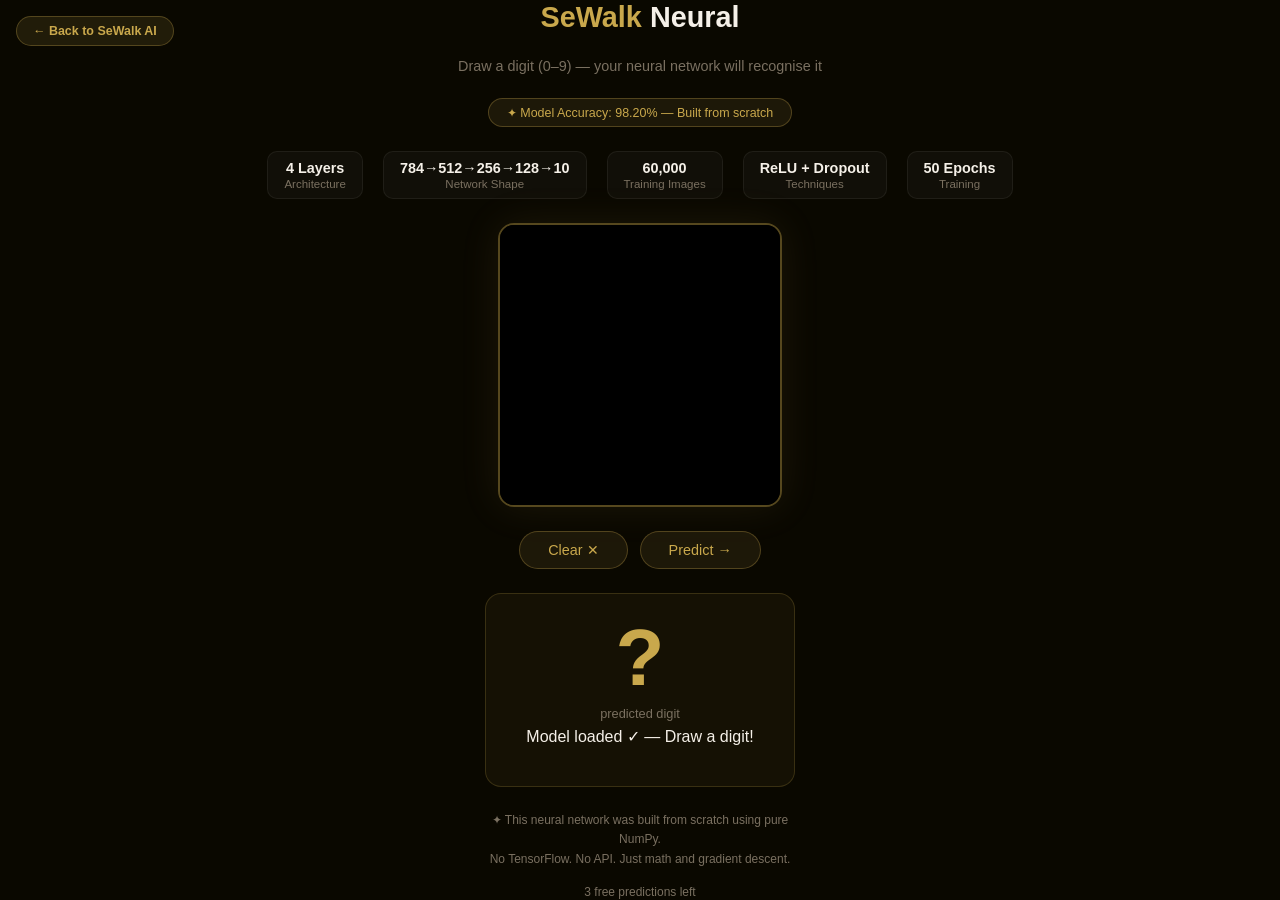
<file: public/neural.html>
<!DOCTYPE html>
<html lang="en">
<head>
<meta charset="UTF-8"/>
<title>SeWalk Neural — Draw a Digit</title>
<style>
  * { margin: 0; padding: 0; box-sizing: border-box; }
  body {
    background: #0a0800;
    color: #f5f0e8;
    font-family: 'Segoe UI', sans-serif;
    display: flex;
    flex-direction: column;
    align-items: center;
    justify-content: center;
    min-height: 100vh;
    gap: 24px;
  }
  h1 { color: #c9a84c; font-size: 1.8rem; }
  h1 span { color: #f5f0e8; }
  .subtitle { color: #7a7060; font-size: 0.9rem; }
  .accuracy-badge {
    background: rgba(201,168,76,0.1);
    border: 1px solid rgba(201,168,76,0.3);
    border-radius: 99px;
    padding: 6px 18px;
    font-size: 0.78rem;
    color: #c9a84c;
  }
  .canvas-wrap {
    border: 2px solid rgba(201,168,76,0.4);
    border-radius: 16px;
    overflow: hidden;
    box-shadow: 0 0 40px rgba(201,168,76,0.1);
  }
  canvas { display: block; cursor: crosshair; }
  .controls { display: flex; gap: 12px; }
  button {
    padding: 10px 28px;
    border-radius: 99px;
    border: 1px solid rgba(201,168,76,0.3);
    background: rgba(201,168,76,0.1);
    color: #c9a84c;
    font-size: 0.9rem;
    cursor: pointer;
    transition: all 0.2s;
  }
  button:hover { background: rgba(201,168,76,0.2); }
  .result-box {
    background: rgba(201,168,76,0.06);
    border: 1px solid rgba(201,168,76,0.2);
    border-radius: 16px;
    padding: 24px 40px;
    text-align: center;
    min-width: 300px;
  }
  .result-digit {
    font-size: 5rem;
    font-weight: 800;
    color: #c9a84c;
    line-height: 1;
  }
  .result-label { color: #7a7060; font-size: 0.8rem; margin-top: 8px; }
  .confidence { color: #f5f0e8; font-size: 1rem; margin-top: 6px; }
  .bars { margin-top: 16px; display: flex; flex-direction: column; gap: 5px; }
  .bar-row { display: flex; align-items: center; gap: 8px; font-size: 0.75rem; }
  .bar-label { width: 16px; color: #7a7060; text-align: right; }
  .bar-bg { flex: 1; height: 6px; background: rgba(255,255,255,0.06); border-radius: 99px; overflow: hidden; }
  .bar-fill { height: 100%; background: #c9a84c; border-radius: 99px; transition: width 0.3s; }
  .bar-fill.top { background: #e8c96a; }
  .bar-pct { width: 36px; color: #7a7060; font-size: 0.7rem; }
  .note {
    color: #7a7060; font-size: 0.75rem;
    text-align: center; max-width: 340px; line-height: 1.6;
  }
  .stats {
    display: flex; gap: 20px; flex-wrap: wrap; justify-content: center;
  }
  .stat-chip {
    background: rgba(255,255,255,0.03);
    border: 1px solid rgba(255,255,255,0.06);
    border-radius: 10px; padding: 8px 16px;
    font-size: 0.72rem; color: #7a7060; text-align: center;
  }
  .stat-chip strong { display: block; color: #f5f0e8; font-size: 0.9rem; margin-bottom: 2px; }
  .loading {
    color: #c9a84c; font-size: 0.85rem;
    display: flex; align-items: center; gap: 8px;
  }
  .loading-dot {
    width: 6px; height: 6px; border-radius: 50%;
    background: #c9a84c; animation: pulse 1s infinite;
  }
  @keyframes pulse { 0%,100% { opacity: 1; } 50% { opacity: 0.2; } }
</style>
</head>
<body>

<a href="index.html" style="position:fixed;top:16px;left:16px;display:inline-flex;align-items:center;gap:6px;padding:7px 16px;border-radius:99px;background:rgba(201,168,76,0.12);border:1px solid rgba(201,168,76,0.3);color:#c9a84c;font-size:0.78rem;font-weight:600;text-decoration:none;font-family:'Segoe UI',sans-serif;transition:all 0.2s;z-index:100;" onmouseover="this.style.background='rgba(201,168,76,0.22)'" onmouseout="this.style.background='rgba(201,168,76,0.12)'">← Back to SeWalk AI</a>

<h1>SeWalk <span>Neural</span></h1>
<p class="subtitle">Draw a digit (0–9) — your neural network will recognise it</p>
<div class="accuracy-badge">✦ Model Accuracy: 98.20% — Built from scratch</div>

<div class="stats">
  <div class="stat-chip"><strong>4 Layers</strong>Architecture</div>
  <div class="stat-chip"><strong>784→512→256→128→10</strong>Network Shape</div>
  <div class="stat-chip"><strong>60,000</strong>Training Images</div>
  <div class="stat-chip"><strong>ReLU + Dropout</strong>Techniques</div>
  <div class="stat-chip"><strong>50 Epochs</strong>Training</div>
</div>

<div class="canvas-wrap">
  <canvas id="canvas" width="280" height="280"></canvas>
</div>

<div class="controls">
  <button onclick="clearCanvas()">Clear ✕</button>
  <button onclick="predict()">Predict →</button>
</div>

<div class="result-box">
  <div class="result-digit" id="resultDigit">?</div>
  <div class="result-label">predicted digit</div>
  <div class="confidence" id="resultConf">
    <span class="loading"><span class="loading-dot"></span>Loading model...</span>
  </div>
  <div class="bars" id="bars"></div>
</div>

<p class="note">
  ✦ This neural network was built from scratch using pure NumPy.<br/>
  No TensorFlow. No API. Just math and gradient descent.
</p>

<div id="neuralRunsLeft" style="font-size:0.75rem;color:#7a7060;margin-top:-8px;">3 free predictions left</div>

<!-- Guest Wall Overlay -->
<div id="neuralGuestWall" style="display:none;position:fixed;inset:0;background:rgba(10,8,0,0.92);backdrop-filter:blur(8px);z-index:999;flex-direction:column;align-items:center;justify-content:center;gap:16px;text-align:center;padding:24px;">
  <div style="font-size:2.5rem;">✦</div>
  <div style="font-family:'Syne',sans-serif;font-weight:800;font-size:1.4rem;color:#c9a84c;">You've used your 3 free predictions</div>
  <div style="font-size:0.88rem;color:#7a7060;max-width:320px;line-height:1.6;">Sign in to SeWalk AI to get unlimited access to Neural, plus all Cognitive Hub games and more.</div>
  <a href="index.html" style="display:inline-block;margin-top:8px;padding:12px 32px;border-radius:99px;background:linear-gradient(135deg,#c9a84c,#f5e17a);color:#0a0800;font-weight:700;font-size:0.9rem;text-decoration:none;">Sign In to SeWalk AI →</a>
  <a href="index.html" style="display:inline-block;margin-top:8px;padding:10px 28px;border-radius:99px;border:1px solid rgba(201,168,76,0.3);background:transparent;color:#c9a84c;font-size:0.85rem;text-decoration:none;">← Back to Chat</a>
</div>

<script>
// ── Canvas Drawing ────────────────────────────────────
const canvas = document.getElementById('canvas');
const ctx = canvas.getContext('2d');
ctx.fillStyle = 'black';
ctx.fillRect(0, 0, 280, 280);
ctx.strokeStyle = 'white';
ctx.lineWidth = 18;
ctx.lineCap = 'round';
ctx.lineJoin = 'round';

let drawing = false;
let lastX = 0, lastY = 0;

canvas.addEventListener('mousedown', e => {
  drawing = true;
  [lastX, lastY] = [e.offsetX, e.offsetY];
});
canvas.addEventListener('mousemove', e => {
  if (!drawing) return;
  ctx.beginPath();
  ctx.moveTo(lastX, lastY);
  ctx.lineTo(e.offsetX, e.offsetY);
  ctx.stroke();
  [lastX, lastY] = [e.offsetX, e.offsetY];
});
canvas.addEventListener('mouseup', () => { drawing = false; predict(); });
canvas.addEventListener('mouseleave', () => { drawing = false; });

// Touch support
canvas.addEventListener('touchstart', e => {
  e.preventDefault();
  const t = e.touches[0];
  const r = canvas.getBoundingClientRect();
  drawing = true;
  [lastX, lastY] = [t.clientX - r.left, t.clientY - r.top];
});
canvas.addEventListener('touchmove', e => {
  e.preventDefault();
  if (!drawing) return;
  const t = e.touches[0];
  const r = canvas.getBoundingClientRect();
  const x = t.clientX - r.left;
  const y = t.clientY - r.top;
  ctx.beginPath();
  ctx.moveTo(lastX, lastY);
  ctx.lineTo(x, y);
  ctx.stroke();
  [lastX, lastY] = [x, y];
});
canvas.addEventListener('touchend', () => { drawing = false; predict(); });

// Double-tap to clear on mobile
let lastTap = 0;
canvas.addEventListener('touchstart', e => {
  const now = Date.now();
  if (now - lastTap < 300) clearCanvas();
  lastTap = now;
}, { passive: true });

function clearCanvas() {
  ctx.fillStyle = 'black';
  ctx.fillRect(0, 0, 280, 280);
  document.getElementById('resultDigit').textContent = '?';
  document.getElementById('resultConf').textContent = 'Draw a digit and click Predict';
  document.getElementById('bars').innerHTML = '';
}

// ── Preprocess canvas → 28x28 ─────────────────────────
function getPixels() {
  const small = document.createElement('canvas');
  small.width = 28; small.height = 28;
  const sCtx = small.getContext('2d');
  sCtx.drawImage(canvas, 0, 0, 28, 28);
  const data = sCtx.getImageData(0, 0, 28, 28).data;
  const pixels = [];
  for (let i = 0; i < data.length; i += 4) {
    pixels.push(data[i] / 255.0);
  }
  return pixels;
}

// ── Neural Network ────────────────────────────────────
let W1 = null, W2 = null, W3 = null, W4 = null;

async function loadWeights() {
  try {
    document.getElementById('resultConf').innerHTML =
      '<span class="loading"><span class="loading-dot"></span>Loading model...</span>';
    const res = await fetch('weights_tiny.json');
    const data = await res.json();
    W1 = data.w1;
    W2 = data.w2;
    W3 = data.w3;
    W4 = data.w4;
    document.getElementById('resultConf').textContent = 'Model loaded ✓ — Draw a digit!';
    console.log('weights_tiny.json loaded ✓ — 4 layer network ready');
  } catch(e) {
    document.getElementById('resultConf').textContent = '⚠️ weights_tiny.json not found!';
  }
}

function relu(x) { return Math.max(0, x); }

function matMul(A, B) {
  const result = new Array(B[0].length).fill(0);
  for (let j = 0; j < B[0].length; j++) {
    for (let i = 0; i < A.length; i++) {
      result[j] += A[i] * B[i][j];
    }
  }
  return result;
}

function softmax(arr) {
  const max = Math.max(...arr);
  const exps = arr.map(x => Math.exp(x - max));
  const sum = exps.reduce((a, b) => a + b, 0);
  return exps.map(x => x / sum);
}

// ── Guest Run Limit (3 predictions) ──────────────────
const NEURAL_GUEST_LIMIT = 3;

function getGuestRuns() {
  return parseInt(localStorage.getItem('sewalk-neural-runs') || '0', 10);
}
function incrementGuestRuns() {
  localStorage.setItem('sewalk-neural-runs', getGuestRuns() + 1);
}
function showNeuralGuestWall() {
  document.getElementById('neuralGuestWall').style.display = 'flex';
}

// Check on load — if already over limit, show wall immediately
window.addEventListener('DOMContentLoaded', () => {
  if (getGuestRuns() >= NEURAL_GUEST_LIMIT) showNeuralGuestWall();
});

function predict() {
  if (!W1 || !W2 || !W3 || !W4) {
    loadWeights();
    return;
  }

  // Guest limit check
  if (getGuestRuns() >= NEURAL_GUEST_LIMIT) {
    showNeuralGuestWall();
    return;
  }
  incrementGuestRuns();
  const remaining = NEURAL_GUEST_LIMIT - getGuestRuns();
  if (remaining > 0) {
    document.getElementById('neuralRunsLeft').textContent = `${remaining} free prediction${remaining !== 1 ? 's' : ''} left`;
  } else {
    document.getElementById('neuralRunsLeft').textContent = 'Last free prediction used';
  }

  const pixels = getPixels();

  // Forward pass — 4 layers with ReLU
  const h1 = matMul(pixels, W1).map(relu);
  const h2 = matMul(h1, W2).map(relu);
  const h3 = matMul(h2, W3).map(relu);
  const output = softmax(matMul(h3, W4));

  const predicted = output.indexOf(Math.max(...output));
  const confidence = (Math.max(...output) * 100).toFixed(1);

  document.getElementById('resultDigit').textContent = predicted;
  document.getElementById('resultConf').textContent = `${confidence}% confident`;

  // Draw probability bars
  const barsEl = document.getElementById('bars');
  barsEl.innerHTML = '';
  const maxVal = Math.max(...output);
  output.forEach((prob, digit) => {
    const pct = (prob * 100).toFixed(1);
    const isTop = prob === maxVal;
    barsEl.innerHTML += `
      <div class="bar-row">
        <div class="bar-label">${digit}</div>
        <div class="bar-bg">
          <div class="bar-fill ${isTop ? 'top' : ''}" style="width:${pct}%"></div>
        </div>
        <div class="bar-pct">${pct}%</div>
      </div>`;
  });
}

loadWeights();
</script>
</body>
</html>
</file>
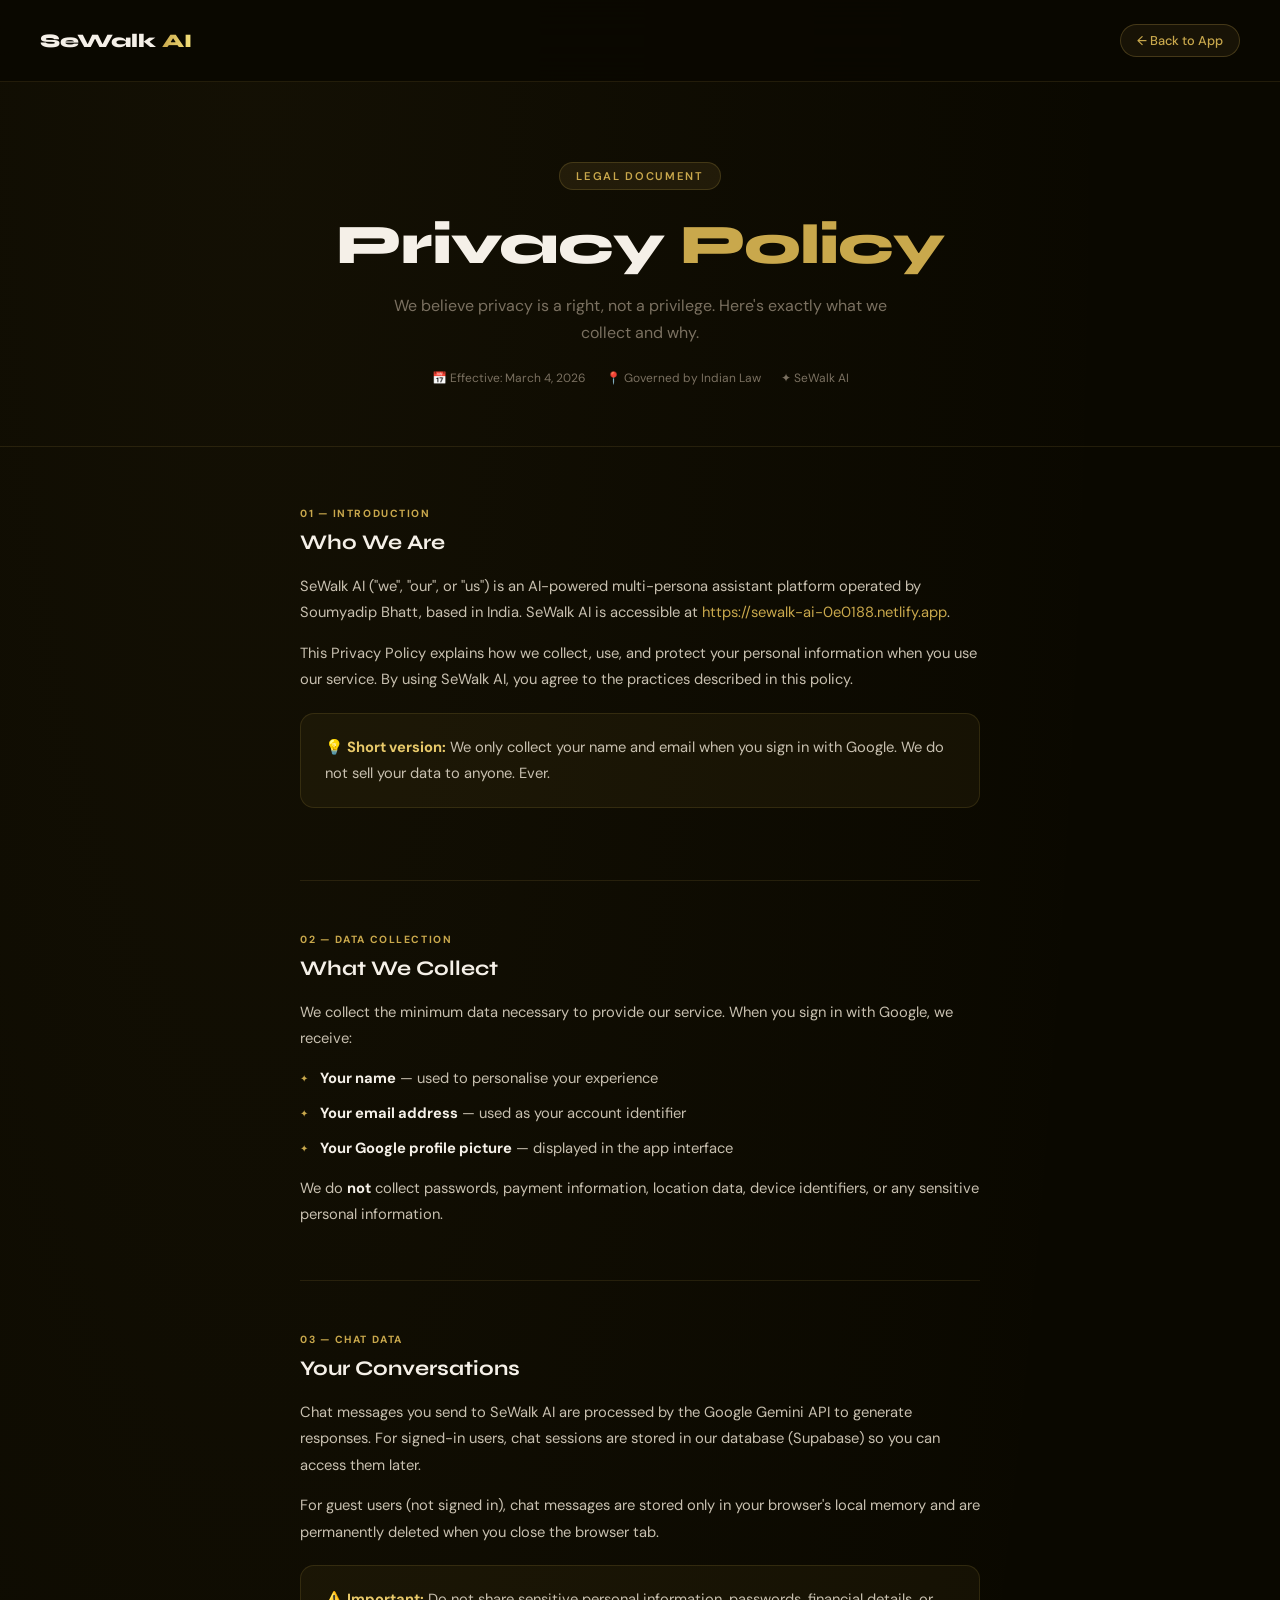
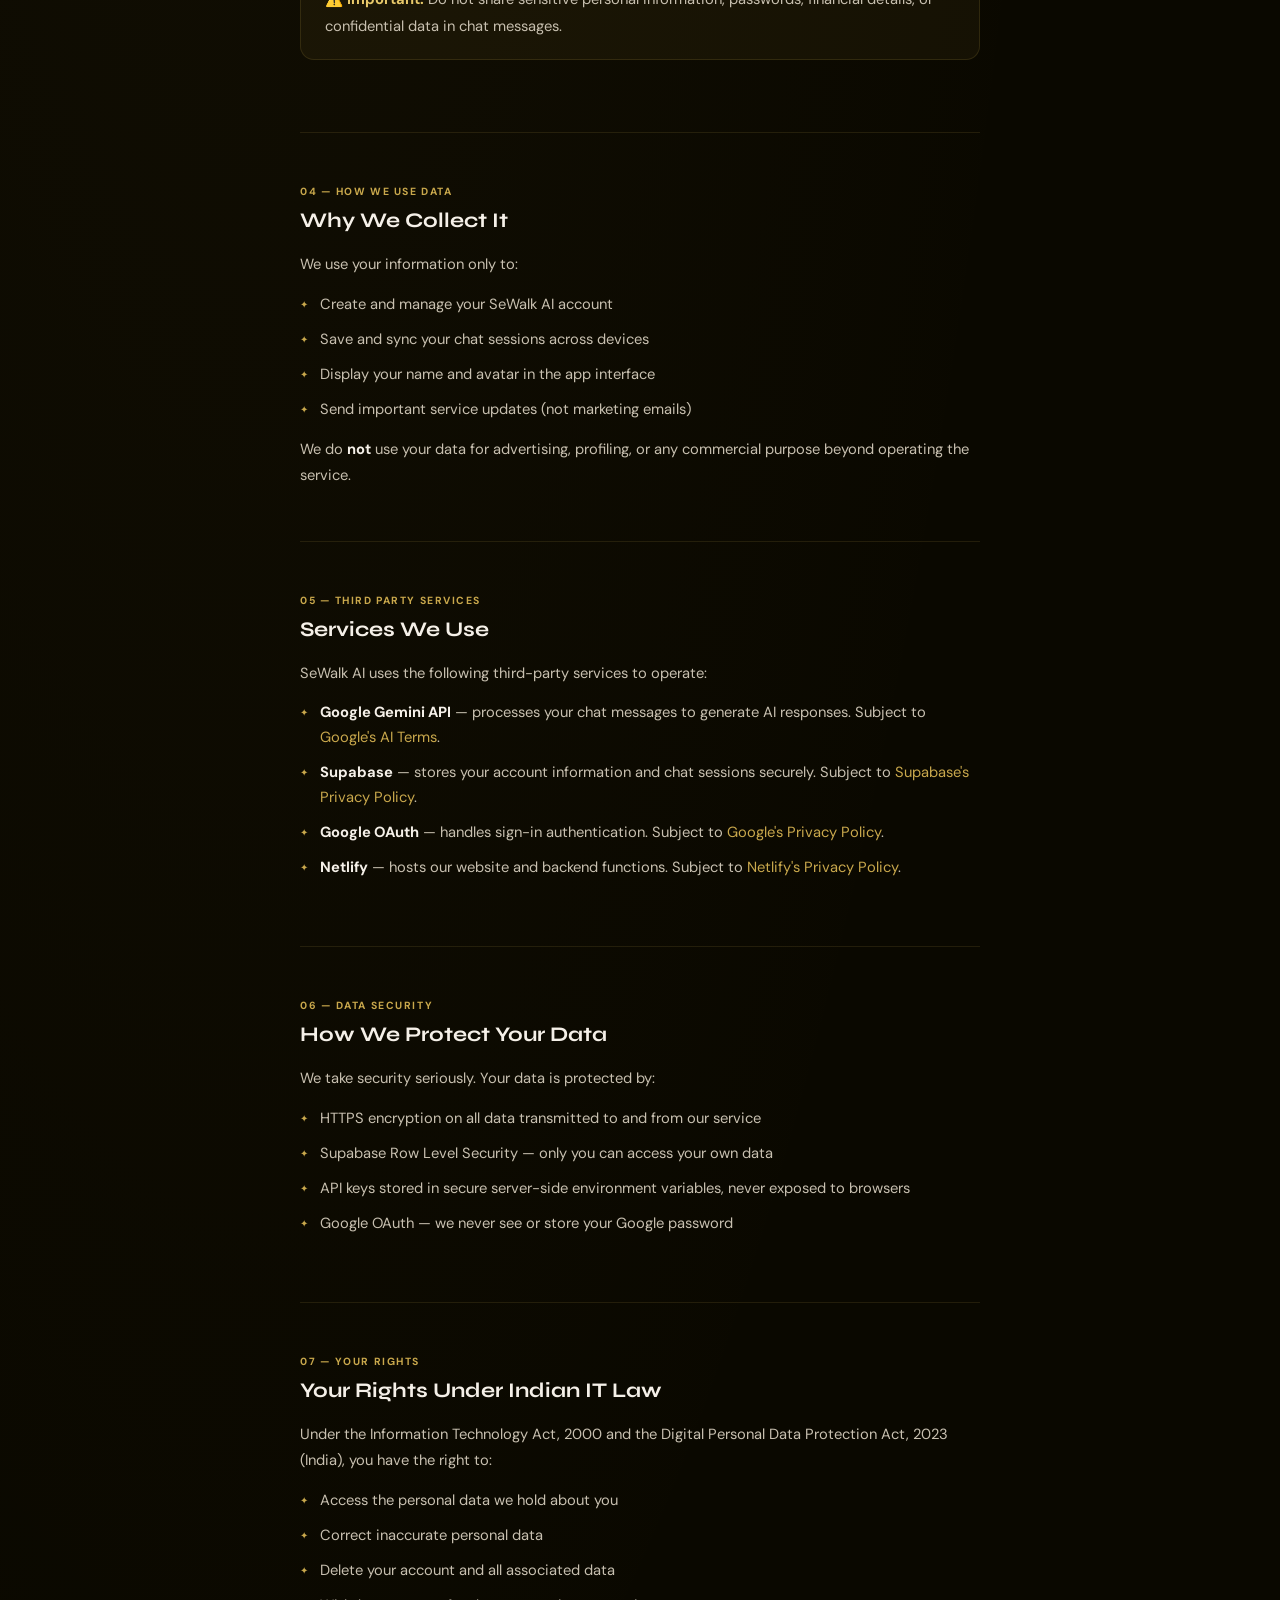
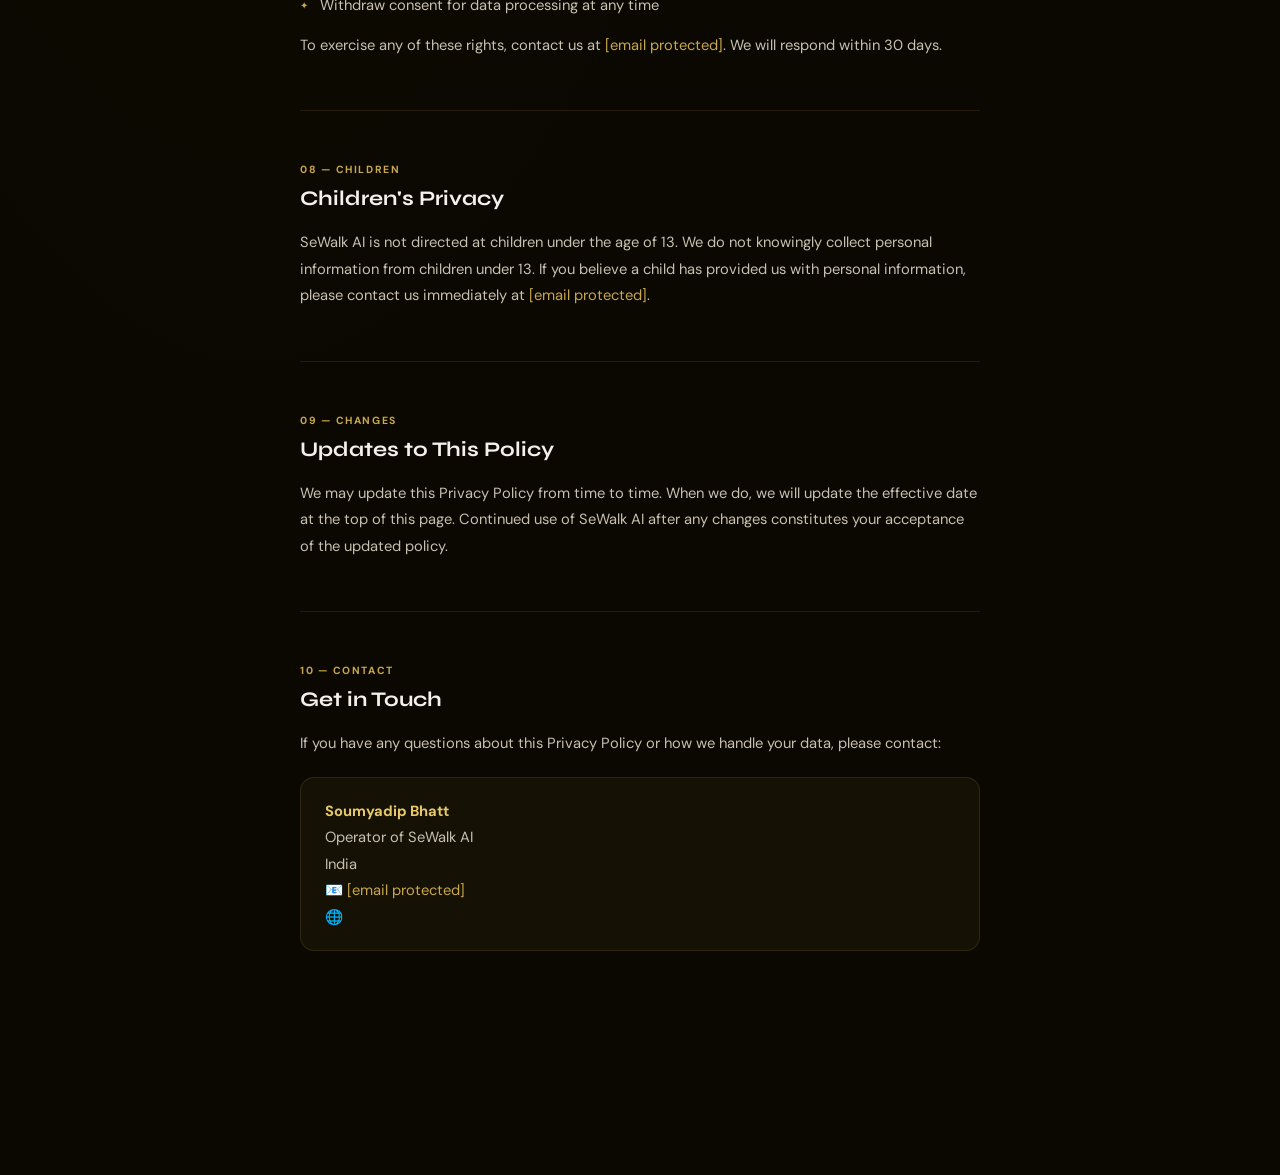
<file: public/privacy.html>
<!DOCTYPE html>
<html lang="en">
<head>
<meta charset="UTF-8"/>
<meta name="viewport" content="width=device-width, initial-scale=1.0"/>
<title>Privacy Policy — SeWalk AI</title>
<meta name="description" content="SeWalk AI Privacy Policy — how we collect, use and protect your data."/>
<link href="https://fonts.googleapis.com/css2?family=Syne:wght@400;600;800&family=DM+Sans:wght@300;400;500&display=swap" rel="stylesheet"/>
<style>
  *, *::before, *::after { box-sizing: border-box; margin: 0; padding: 0; }
  :root {
    --bg: #0a0800;
    --surface: #110f00;
    --border: rgba(201,168,76,0.13);
    --text: #f5f0e8;
    --muted: #7a7060;
    --accent: #c9a84c;
    --accent2: #e8c96a;
  }
  body {
    font-family: 'DM Sans', sans-serif;
    background: var(--bg);
    color: var(--text);
    min-height: 100vh;
    background-image: radial-gradient(ellipse at 20% 0%, rgba(201,168,76,0.05) 0%, transparent 60%);
  }
  header {
    padding: 24px 40px;
    border-bottom: 1px solid var(--border);
    background: rgba(10,8,0,0.92);
    backdrop-filter: blur(20px);
    position: sticky; top: 0; z-index: 10;
    display: flex; align-items: center; justify-content: space-between;
  }
  .logo {
    font-family: 'Syne', sans-serif;
    font-weight: 800; font-size: 1.2rem;
  }
  .logo span {
    background: linear-gradient(90deg, #c9a84c 0%, #f5e17a 50%, #c9a84c 100%);
    background-size: 200% auto;
    -webkit-background-clip: text; -webkit-text-fill-color: transparent;
    background-clip: text;
    animation: shimmer 4s linear infinite;
  }
  @keyframes shimmer { to { background-position: 200% center; } }
  .back-btn {
    display: flex; align-items: center; gap: 6px;
    color: var(--accent); font-size: 0.8rem; font-weight: 500;
    text-decoration: none; border: 1px solid rgba(201,168,76,0.25);
    padding: 7px 16px; border-radius: 99px;
    transition: all 0.2s; background: rgba(201,168,76,0.08);
  }
  .back-btn:hover { background: rgba(201,168,76,0.15); }

  .hero {
    text-align: center;
    padding: 80px 40px 60px;
    border-bottom: 1px solid var(--border);
  }
  .hero-badge {
    display: inline-block;
    font-size: 0.7rem; font-weight: 600; letter-spacing: 0.15em;
    text-transform: uppercase; color: var(--accent);
    background: rgba(201,168,76,0.1); border: 1px solid rgba(201,168,76,0.2);
    padding: 6px 16px; border-radius: 99px; margin-bottom: 24px;
  }
  .hero h1 {
    font-family: 'Syne', sans-serif;
    font-size: clamp(2rem, 5vw, 3.5rem);
    font-weight: 800; letter-spacing: -1px;
    margin-bottom: 16px; line-height: 1.1;
  }
  .hero h1 span { color: var(--accent); }
  .hero p {
    font-size: 1rem; color: var(--muted);
    max-width: 500px; margin: 0 auto 24px;
    line-height: 1.7;
  }
  .hero-meta {
    font-size: 0.75rem; color: var(--muted);
    display: flex; align-items: center; justify-content: center; gap: 20px;
    flex-wrap: wrap;
  }
  .hero-meta span { display: flex; align-items: center; gap: 6px; }

  .content {
    max-width: 760px; margin: 0 auto;
    padding: 60px 40px 100px;
  }
  .section {
    margin-bottom: 52px;
    padding-bottom: 52px;
    border-bottom: 1px solid var(--border);
  }
  .section:last-child { border-bottom: none; }
  .section-number {
    font-size: 0.65rem; font-weight: 700; letter-spacing: 0.15em;
    text-transform: uppercase; color: var(--accent);
    margin-bottom: 10px;
  }
  .section h2 {
    font-family: 'Syne', sans-serif;
    font-size: 1.3rem; font-weight: 700;
    margin-bottom: 18px; color: var(--text);
  }
  .section p {
    font-size: 0.92rem; line-height: 1.8;
    color: #c8c0b0; margin-bottom: 14px;
  }
  .section p:last-child { margin-bottom: 0; }
  .section ul {
    list-style: none; padding: 0;
    display: flex; flex-direction: column; gap: 10px;
    margin-bottom: 14px;
  }
  .section ul li {
    font-size: 0.92rem; line-height: 1.7;
    color: #c8c0b0; padding-left: 20px; position: relative;
  }
  .section ul li::before {
    content: '✦';
    position: absolute; left: 0;
    color: var(--accent); font-size: 0.6rem;
    top: 5px;
  }
  .highlight-box {
    background: rgba(201,168,76,0.06);
    border: 1px solid rgba(201,168,76,0.15);
    border-radius: 14px; padding: 20px 24px;
    margin: 20px 0;
  }
  .highlight-box p { margin-bottom: 0; }
  a { color: var(--accent); text-decoration: none; }
  a:hover { text-decoration: underline; }

  footer {
    text-align: center;
    padding: 32px 40px;
    border-top: 1px solid var(--border);
    font-size: 0.75rem; color: var(--muted);
  }
  footer a { color: var(--accent); }

  @media (max-width: 600px) {
    header { padding: 18px 20px; }
    .hero { padding: 50px 20px 40px; }
    .content { padding: 40px 20px 80px; }
    footer { padding: 24px 20px; }
  }
</style>
</head>
<body>

<header>
  <div class="logo">SeWalk <span>AI</span></div>
  <a href="https://sewalk-ai-0e0188.netlify.app" class="back-btn">← Back to App</a>
</header>

<div class="hero">
  <div class="hero-badge">Legal Document</div>
  <h1>Privacy <span>Policy</span></h1>
  <p>We believe privacy is a right, not a privilege. Here's exactly what we collect and why.</p>
  <div class="hero-meta">
    <span>📅 Effective: March 4, 2026</span>
    <span>📍 Governed by Indian Law</span>
    <span>✦ SeWalk AI</span>
  </div>
</div>

<div class="content">

  <div class="section">
    <div class="section-number">01 — Introduction</div>
    <h2>Who We Are</h2>
    <p>SeWalk AI ("we", "our", or "us") is an AI-powered multi-persona assistant platform operated by Soumyadip Bhatt, based in India. SeWalk AI is accessible at <a href="https://sewalk-ai-0e0188.netlify.app">https://sewalk-ai-0e0188.netlify.app</a>.</p>
    <p>This Privacy Policy explains how we collect, use, and protect your personal information when you use our service. By using SeWalk AI, you agree to the practices described in this policy.</p>
    <div class="highlight-box">
      <p>💡 <strong style="color:#e8c96a;">Short version:</strong> We only collect your name and email when you sign in with Google. We do not sell your data to anyone. Ever.</p>
    </div>
  </div>

  <div class="section">
    <div class="section-number">02 — Data Collection</div>
    <h2>What We Collect</h2>
    <p>We collect the minimum data necessary to provide our service. When you sign in with Google, we receive:</p>
    <ul>
      <li><strong style="color:#f5f0e8;">Your name</strong> — used to personalise your experience</li>
      <li><strong style="color:#f5f0e8;">Your email address</strong> — used as your account identifier</li>
      <li><strong style="color:#f5f0e8;">Your Google profile picture</strong> — displayed in the app interface</li>
    </ul>
    <p>We do <strong style="color:#f5f0e8;">not</strong> collect passwords, payment information, location data, device identifiers, or any sensitive personal information.</p>
  </div>

  <div class="section">
    <div class="section-number">03 — Chat Data</div>
    <h2>Your Conversations</h2>
    <p>Chat messages you send to SeWalk AI are processed by the Google Gemini API to generate responses. For signed-in users, chat sessions are stored in our database (Supabase) so you can access them later.</p>
    <p>For guest users (not signed in), chat messages are stored only in your browser's local memory and are permanently deleted when you close the browser tab.</p>
    <div class="highlight-box">
      <p>⚠️ <strong style="color:#e8c96a;">Important:</strong> Do not share sensitive personal information, passwords, financial details, or confidential data in chat messages.</p>
    </div>
  </div>

  <div class="section">
    <div class="section-number">04 — How We Use Data</div>
    <h2>Why We Collect It</h2>
    <p>We use your information only to:</p>
    <ul>
      <li>Create and manage your SeWalk AI account</li>
      <li>Save and sync your chat sessions across devices</li>
      <li>Display your name and avatar in the app interface</li>
      <li>Send important service updates (not marketing emails)</li>
    </ul>
    <p>We do <strong style="color:#f5f0e8;">not</strong> use your data for advertising, profiling, or any commercial purpose beyond operating the service.</p>
  </div>

  <div class="section">
    <div class="section-number">05 — Third Party Services</div>
    <h2>Services We Use</h2>
    <p>SeWalk AI uses the following third-party services to operate:</p>
    <ul>
      <li><strong style="color:#f5f0e8;">Google Gemini API</strong> — processes your chat messages to generate AI responses. Subject to <a href="https://ai.google.dev/terms" target="_blank">Google's AI Terms</a>.</li>
      <li><strong style="color:#f5f0e8;">Supabase</strong> — stores your account information and chat sessions securely. Subject to <a href="https://supabase.com/privacy" target="_blank">Supabase's Privacy Policy</a>.</li>
      <li><strong style="color:#f5f0e8;">Google OAuth</strong> — handles sign-in authentication. Subject to <a href="https://policies.google.com/privacy" target="_blank">Google's Privacy Policy</a>.</li>
      <li><strong style="color:#f5f0e8;">Netlify</strong> — hosts our website and backend functions. Subject to <a href="https://www.netlify.com/privacy/" target="_blank">Netlify's Privacy Policy</a>.</li>
    </ul>
  </div>

  <div class="section">
    <div class="section-number">06 — Data Security</div>
    <h2>How We Protect Your Data</h2>
    <p>We take security seriously. Your data is protected by:</p>
    <ul>
      <li>HTTPS encryption on all data transmitted to and from our service</li>
      <li>Supabase Row Level Security — only you can access your own data</li>
      <li>API keys stored in secure server-side environment variables, never exposed to browsers</li>
      <li>Google OAuth — we never see or store your Google password</li>
    </ul>
  </div>

  <div class="section">
    <div class="section-number">07 — Your Rights</div>
    <h2>Your Rights Under Indian IT Law</h2>
    <p>Under the Information Technology Act, 2000 and the Digital Personal Data Protection Act, 2023 (India), you have the right to:</p>
    <ul>
      <li>Access the personal data we hold about you</li>
      <li>Correct inaccurate personal data</li>
      <li>Delete your account and all associated data</li>
      <li>Withdraw consent for data processing at any time</li>
    </ul>
    <p>To exercise any of these rights, contact us at <a href="/cdn-cgi/l/email-protection#640b1001001005080f17240309050d084a070b09"><span class="__cf_email__" data-cfemail="ea859e8f8e9e8b868199aa8d878b8386c4898587">[email&#160;protected]</span></a>. We will respond within 30 days.</p>
  </div>

  <div class="section">
    <div class="section-number">08 — Children</div>
    <h2>Children's Privacy</h2>
    <p>SeWalk AI is not directed at children under the age of 13. We do not knowingly collect personal information from children under 13. If you believe a child has provided us with personal information, please contact us immediately at <a href="/cdn-cgi/l/email-protection#cea1baabaabaafa2a5bd8ea9a3afa7a2e0ada1a3"><span class="__cf_email__" data-cfemail="610e15040515000d0a1221060c00080d4f020e0c">[email&#160;protected]</span></a>.</p>
  </div>

  <div class="section">
    <div class="section-number">09 — Changes</div>
    <h2>Updates to This Policy</h2>
    <p>We may update this Privacy Policy from time to time. When we do, we will update the effective date at the top of this page. Continued use of SeWalk AI after any changes constitutes your acceptance of the updated policy.</p>
  </div>

  <div class="section">
    <div class="section-number">10 — Contact</div>
    <h2>Get in Touch</h2>
    <p>If you have any questions about this Privacy Policy or how we handle your data, please contact:</p>
    <div class="highlight-box">
      <p><strong style="color:#e8c96a;">Soumyadip Bhatt</strong><br/>
      Operator of SeWalk AI<br/>
      India<br/>
      📧 <a href="/cdn-cgi/l/email-protection#fe918a9b9a8a9f92958dbe99939f9792d09d9193"><span class="__cf_email__" data-cfemail="80eff4e5e4f4e1ecebf3c0e7ede1e9ecaee3efed">[email&#160;protected]</span></a><br/>
      🌐 <a href="https://sewal
</file>
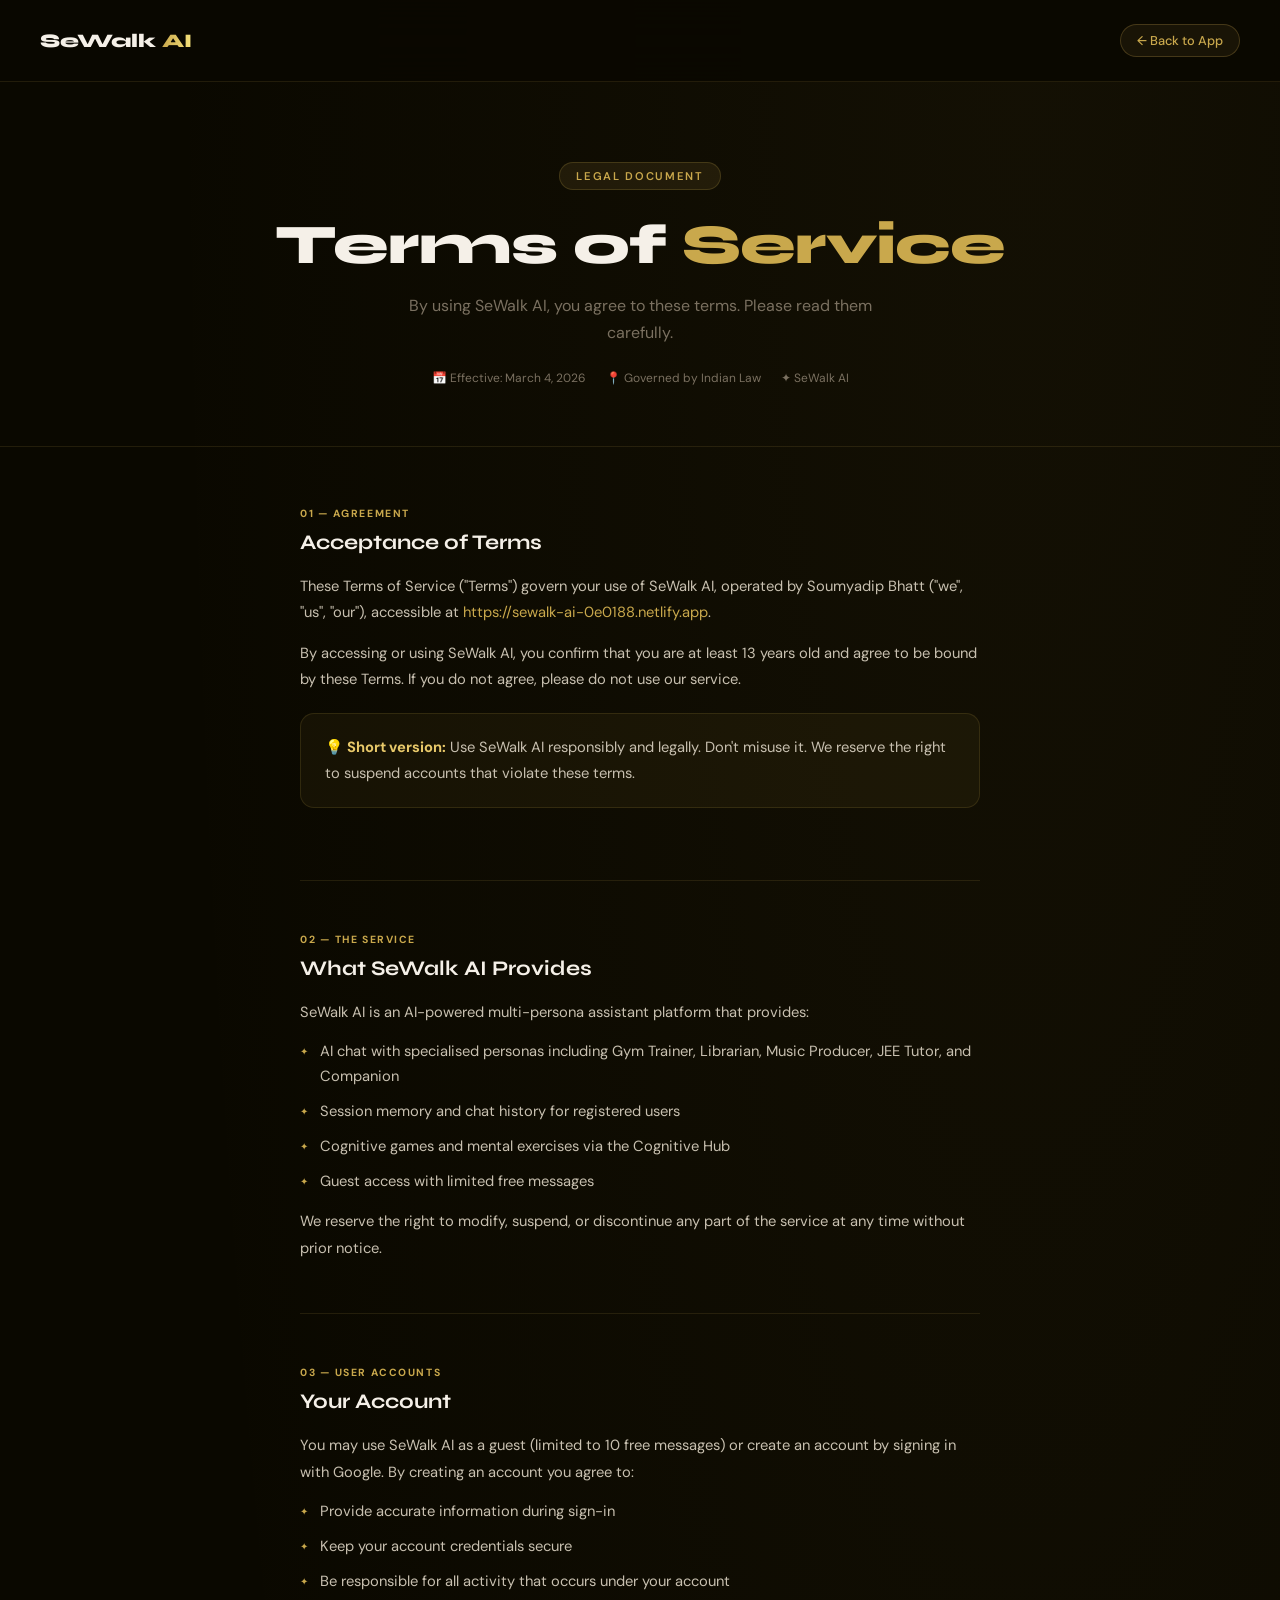
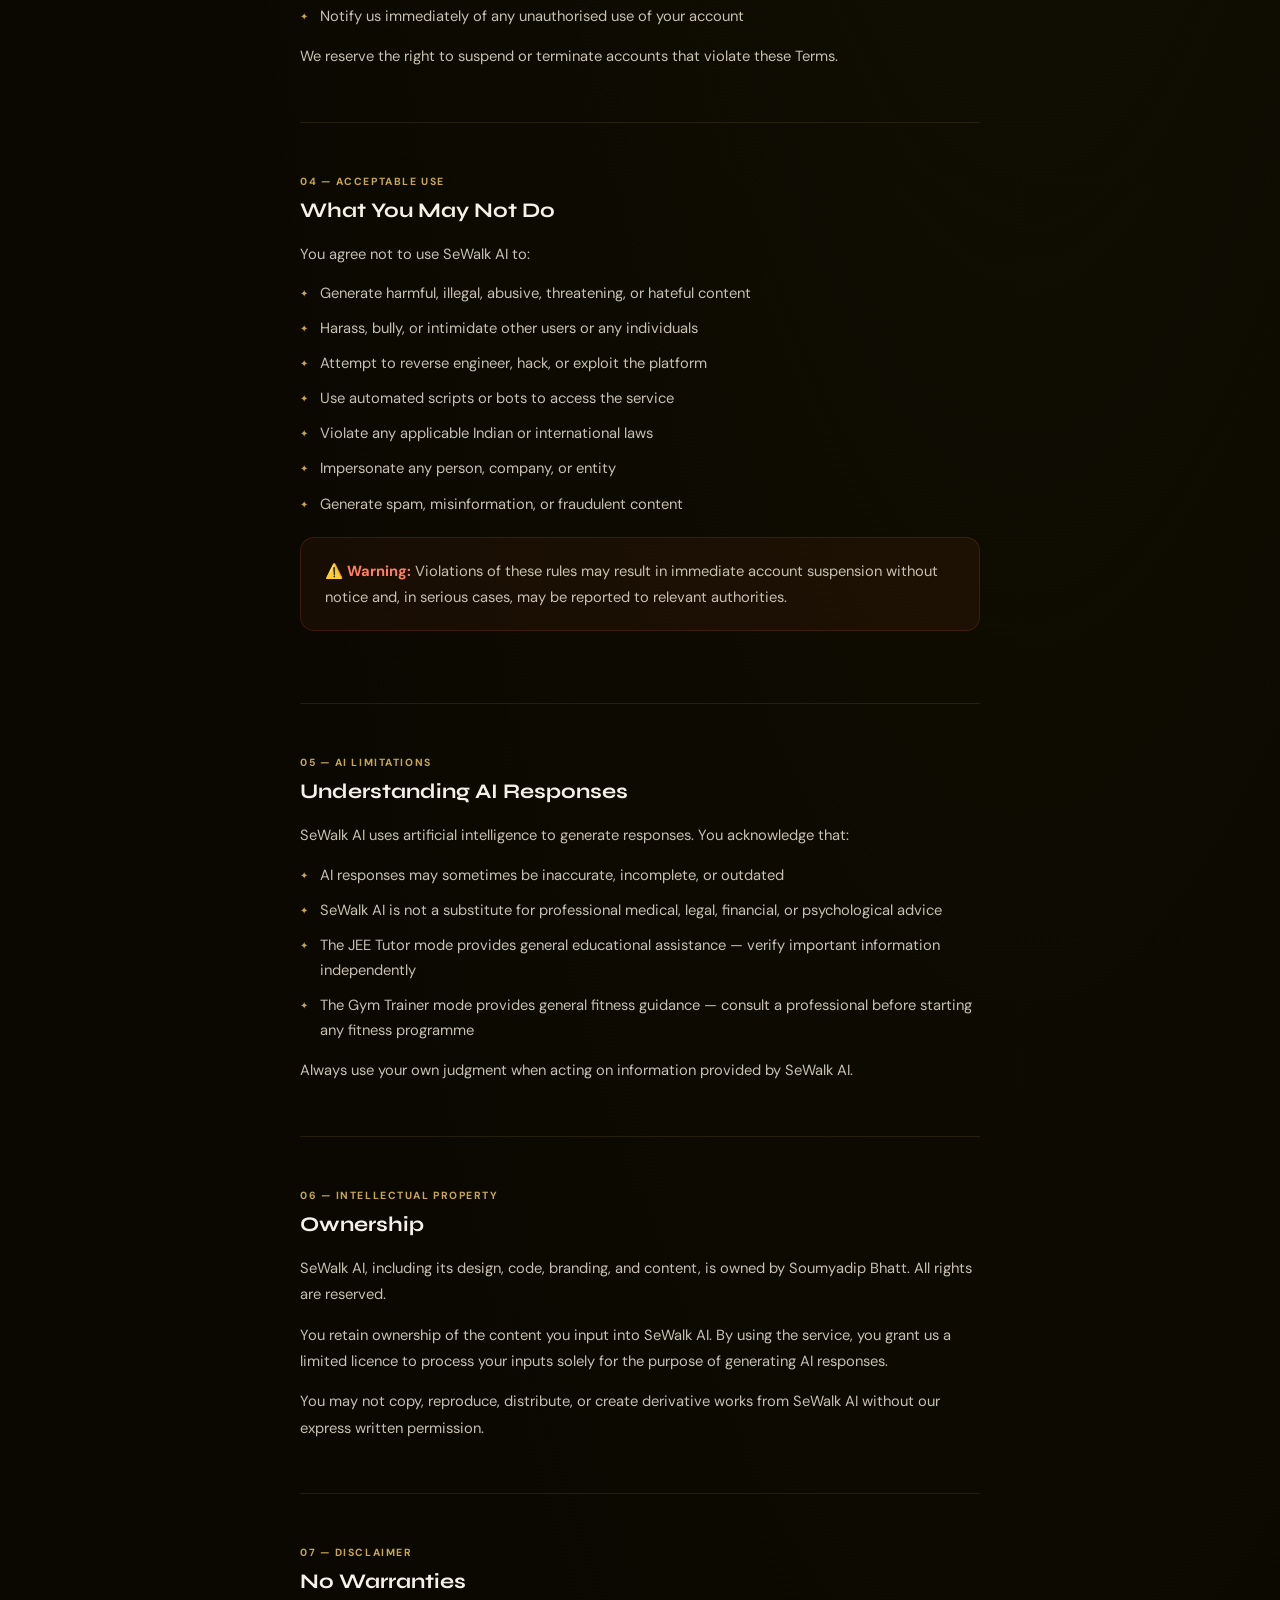
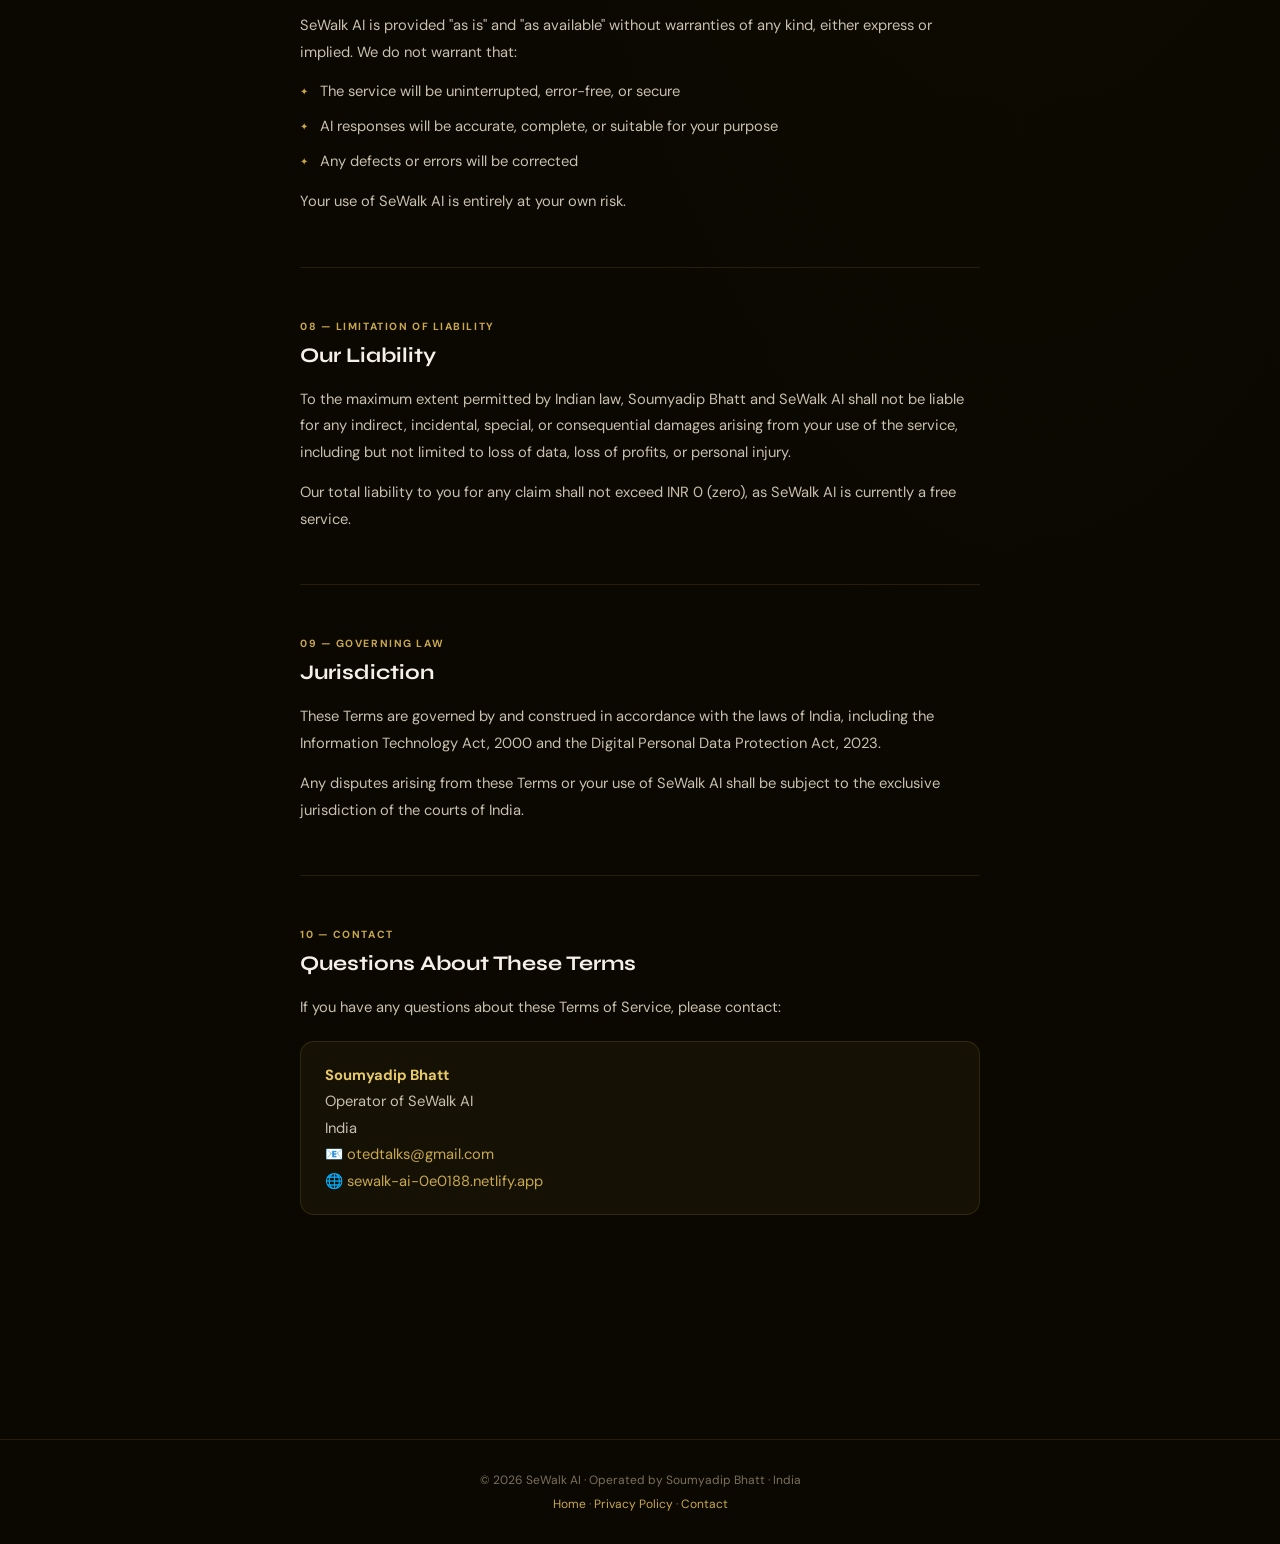
<file: public/terms.html>
<!DOCTYPE html>
<html lang="en">
<head>
<meta charset="UTF-8"/>
<meta name="viewport" content="width=device-width, initial-scale=1.0"/>
<title>Terms of Service — SeWalk AI</title>
<meta name="description" content="SeWalk AI Terms of Service — rules and guidelines for using our platform."/>
<link href="https://fonts.googleapis.com/css2?family=Syne:wght@400;600;800&family=DM+Sans:wght@300;400;500&display=swap" rel="stylesheet"/>
<style>
  *, *::before, *::after { box-sizing: border-box; margin: 0; padding: 0; }
  :root {
    --bg: #0a0800;
    --surface: #110f00;
    --border: rgba(201,168,76,0.13);
    --text: #f5f0e8;
    --muted: #7a7060;
    --accent: #c9a84c;
    --accent2: #e8c96a;
  }
  body {
    font-family: 'DM Sans', sans-serif;
    background: var(--bg);
    color: var(--text);
    min-height: 100vh;
    background-image: radial-gradient(ellipse at 80% 0%, rgba(201,168,76,0.05) 0%, transparent 60%);
  }
  header {
    padding: 24px 40px;
    border-bottom: 1px solid var(--border);
    background: rgba(10,8,0,0.92);
    backdrop-filter: blur(20px);
    position: sticky; top: 0; z-index: 10;
    display: flex; align-items: center; justify-content: space-between;
  }
  .logo { font-family: 'Syne', sans-serif; font-weight: 800; font-size: 1.2rem; }
  .logo span {
    background: linear-gradient(90deg, #c9a84c 0%, #f5e17a 50%, #c9a84c 100%);
    background-size: 200% auto;
    -webkit-background-clip: text; -webkit-text-fill-color: transparent;
    background-clip: text; animation: shimmer 4s linear infinite;
  }
  @keyframes shimmer { to { background-position: 200% center; } }
  .back-btn {
    display: flex; align-items: center; gap: 6px;
    color: var(--accent); font-size: 0.8rem; font-weight: 500;
    text-decoration: none; border: 1px solid rgba(201,168,76,0.25);
    padding: 7px 16px; border-radius: 99px;
    transition: all 0.2s; background: rgba(201,168,76,0.08);
  }
  .back-btn:hover { background: rgba(201,168,76,0.15); }
  .hero {
    text-align: center;
    padding: 80px 40px 60px;
    border-bottom: 1px solid var(--border);
  }
  .hero-badge {
    display: inline-block;
    font-size: 0.7rem; font-weight: 600; letter-spacing: 0.15em;
    text-transform: uppercase; color: var(--accent);
    background: rgba(201,168,76,0.1); border: 1px solid rgba(201,168,76,0.2);
    padding: 6px 16px; border-radius: 99px; margin-bottom: 24px;
  }
  .hero h1 {
    font-family: 'Syne', sans-serif;
    font-size: clamp(2rem, 5vw, 3.5rem);
    font-weight: 800; letter-spacing: -1px;
    margin-bottom: 16px; line-height: 1.1;
  }
  .hero h1 span { color: var(--accent); }
  .hero p { font-size: 1rem; color: var(--muted); max-width: 500px; margin: 0 auto 24px; line-height: 1.7; }
  .hero-meta {
    font-size: 0.75rem; color: var(--muted);
    display: flex; align-items: center; justify-content: center; gap: 20px; flex-wrap: wrap;
  }
  .content { max-width: 760px; margin: 0 auto; padding: 60px 40px 100px; }
  .section { margin-bottom: 52px; padding-bottom: 52px; border-bottom: 1px solid var(--border); }
  .section:last-child { border-bottom: none; }
  .section-number { font-size: 0.65rem; font-weight: 700; letter-spacing: 0.15em; text-transform: uppercase; color: var(--accent); margin-bottom: 10px; }
  .section h2 { font-family: 'Syne', sans-serif; font-size: 1.3rem; font-weight: 700; margin-bottom: 18px; }
  .section p { font-size: 0.92rem; line-height: 1.8; color: #c8c0b0; margin-bottom: 14px; }
  .section p:last-child { margin-bottom: 0; }
  .section ul { list-style: none; padding: 0; display: flex; flex-direction: column; gap: 10px; margin-bottom: 14px; }
  .section ul li { font-size: 0.92rem; line-height: 1.7; color: #c8c0b0; padding-left: 20px; position: relative; }
  .section ul li::before { content: '✦'; position: absolute; left: 0; color: var(--accent); font-size: 0.6rem; top: 5px; }
  .highlight-box { background: rgba(201,168,76,0.06); border: 1px solid rgba(201,168,76,0.15); border-radius: 14px; padding: 20px 24px; margin: 20px 0; }
  .highlight-box p { margin-bottom: 0; }
  .warning-box { background: rgba(255,100,50,0.06); border: 1px solid rgba(255,100,50,0.15); border-radius: 14px; padding: 20px 24px; margin: 20px 0; }
  .warning-box p { margin-bottom: 0; color: #c8c0b0; }
  a { color: var(--accent); text-decoration: none; }
  a:hover { text-decoration: underline; }
  footer { text-align: center; padding: 32px 40px; border-top: 1px solid var(--border); font-size: 0.75rem; color: var(--muted); }
  footer a { color: var(--accent); }
  @media (max-width: 600px) {
    header { padding: 18px 20px; }
    .hero { padding: 50px 20px 40px; }
    .content { padding: 40px 20px 80px; }
  }
</style>
</head>
<body>

<header>
  <div class="logo">SeWalk <span>AI</span></div>
  <a href="https://sewalk-ai-0e0188.netlify.app" class="back-btn">← Back to App</a>
</header>

<div class="hero">
  <div class="hero-badge">Legal Document</div>
  <h1>Terms of <span>Service</span></h1>
  <p>By using SeWalk AI, you agree to these terms. Please read them carefully.</p>
  <div class="hero-meta">
    <span>📅 Effective: March 4, 2026</span>
    <span>📍 Governed by Indian Law</span>
    <span>✦ SeWalk AI</span>
  </div>
</div>

<div class="content">

  <div class="section">
    <div class="section-number">01 — Agreement</div>
    <h2>Acceptance of Terms</h2>
    <p>These Terms of Service ("Terms") govern your use of SeWalk AI, operated by Soumyadip Bhatt ("we", "us", "our"), accessible at <a href="https://sewalk-ai-0e0188.netlify.app">https://sewalk-ai-0e0188.netlify.app</a>.</p>
    <p>By accessing or using SeWalk AI, you confirm that you are at least 13 years old and agree to be bound by these Terms. If you do not agree, please do not use our service.</p>
    <div class="highlight-box">
      <p>💡 <strong style="color:#e8c96a;">Short version:</strong> Use SeWalk AI responsibly and legally. Don't misuse it. We reserve the right to suspend accounts that violate these terms.</p>
    </div>
  </div>

  <div class="section">
    <div class="section-number">02 — The Service</div>
    <h2>What SeWalk AI Provides</h2>
    <p>SeWalk AI is an AI-powered multi-persona assistant platform that provides:</p>
    <ul>
      <li>AI chat with specialised personas including Gym Trainer, Librarian, Music Producer, JEE Tutor, and Companion</li>
      <li>Session memory and chat history for registered users</li>
      <li>Cognitive games and mental exercises via the Cognitive Hub</li>
      <li>Guest access with limited free messages</li>
    </ul>
    <p>We reserve the right to modify, suspend, or discontinue any part of the service at any time without prior notice.</p>
  </div>

  <div class="section">
    <div class="section-number">03 — User Accounts</div>
    <h2>Your Account</h2>
    <p>You may use SeWalk AI as a guest (limited to 10 free messages) or create an account by signing in with Google. By creating an account you agree to:</p>
    <ul>
      <li>Provide accurate information during sign-in</li>
      <li>Keep your account credentials secure</li>
      <li>Be responsible for all activity that occurs under your account</li>
      <li>Notify us immediately of any unauthorised use of your account</li>
    </ul>
    <p>We reserve the right to suspend or terminate accounts that violate these Terms.</p>
  </div>

  <div class="section">
    <div class="section-number">04 — Acceptable Use</div>
    <h2>What You May Not Do</h2>
    <p>You agree not to use SeWalk AI to:</p>
    <ul>
      <li>Generate harmful, illegal, abusive, threatening, or hateful content</li>
      <li>Harass, bully, or intimidate other users or any individuals</li>
      <li>Attempt to reverse engineer, hack, or exploit the platform</li>
      <li>Use automated scripts or bots to access the service</li>
      <li>Violate any applicable Indian or international laws</li>
      <li>Impersonate any person, company, or entity</li>
      <li>Generate spam, misinformation, or fraudulent content</li>
    </ul>
    <div class="warning-box">
      <p>⚠️ <strong style="color:#ff8060;">Warning:</strong> Violations of these rules may result in immediate account suspension without notice and, in serious cases, may be reported to relevant authorities.</p>
    </div>
  </div>

  <div class="section">
    <div class="section-number">05 — AI Limitations</div>
    <h2>Understanding AI Responses</h2>
    <p>SeWalk AI uses artificial intelligence to generate responses. You acknowledge that:</p>
    <ul>
      <li>AI responses may sometimes be inaccurate, incomplete, or outdated</li>
      <li>SeWalk AI is not a substitute for professional medical, legal, financial, or psychological advice</li>
      <li>The JEE Tutor mode provides general educational assistance — verify important information independently</li>
      <li>The Gym Trainer mode provides general fitness guidance — consult a professional before starting any fitness programme</li>
    </ul>
    <p>Always use your own judgment when acting on information provided by SeWalk AI.</p>
  </div>

  <div class="section">
    <div class="section-number">06 — Intellectual Property</div>
    <h2>Ownership</h2>
    <p>SeWalk AI, including its design, code, branding, and content, is owned by Soumyadip Bhatt. All rights are reserved.</p>
    <p>You retain ownership of the content you input into SeWalk AI. By using the service, you grant us a limited licence to process your inputs solely for the purpose of generating AI responses.</p>
    <p>You may not copy, reproduce, distribute, or create derivative works from SeWalk AI without our express written permission.</p>
  </div>

  <div class="section">
    <div class="section-number">07 — Disclaimer</div>
    <h2>No Warranties</h2>
    <p>SeWalk AI is provided "as is" and "as available" without warranties of any kind, either express or implied. We do not warrant that:</p>
    <ul>
      <li>The service will be uninterrupted, error-free, or secure</li>
      <li>AI responses will be accurate, complete, or suitable for your purpose</li>
      <li>Any defects or errors will be corrected</li>
    </ul>
    <p>Your use of SeWalk AI is entirely at your own risk.</p>
  </div>

  <div class="section">
    <div class="section-number">08 — Limitation of Liability</div>
    <h2>Our Liability</h2>
    <p>To the maximum extent permitted by Indian law, Soumyadip Bhatt and SeWalk AI shall not be liable for any indirect, incidental, special, or consequential damages arising from your use of the service, including but not limited to loss of data, loss of profits, or personal injury.</p>
    <p>Our total liability to you for any claim shall not exceed INR 0 (zero), as SeWalk AI is currently a free service.</p>
  </div>

  <div class="section">
    <div class="section-number">09 — Governing Law</div>
    <h2>Jurisdiction</h2>
    <p>These Terms are governed by and construed in accordance with the laws of India, including the Information Technology Act, 2000 and the Digital Personal Data Protection Act, 2023.</p>
    <p>Any disputes arising from these Terms or your use of SeWalk AI shall be subject to the exclusive jurisdiction of the courts of India.</p>
  </div>

  <div class="section">
    <div class="section-number">10 — Contact</div>
    <h2>Questions About These Terms</h2>
    <p>If you have any questions about these Terms of Service, please contact:</p>
    <div class="highlight-box">
      <p><strong style="color:#e8c96a;">Soumyadip Bhatt</strong><br/>
      Operator of SeWalk AI<br/>
      India<br/>
      📧 <a href="mailto:otedtalks@gmail.com">otedtalks@gmail.com</a><br/>
      🌐 <a href="https://sewalk-ai-0e0188.netlify.app">sewalk-ai-0e0188.netlify.app</a></p>
    </div>
  </div>

</div>

<footer>
  <p>© 2026 SeWalk AI · Operated by Soumyadip Bhatt · India</p>
  <p style="margin-top:8px;">
    <a href="https://sewalk-ai-0e0188.netlify.app">Home</a> ·
    <a href="https://sewalk-ai-0e0188.netlify.app/privacy.html">Privacy Policy</a> ·
    <a href="mailto:otedtalks@gmail.com">Contact</a>
  </p>
</footer>

</body>
</html>
</file>
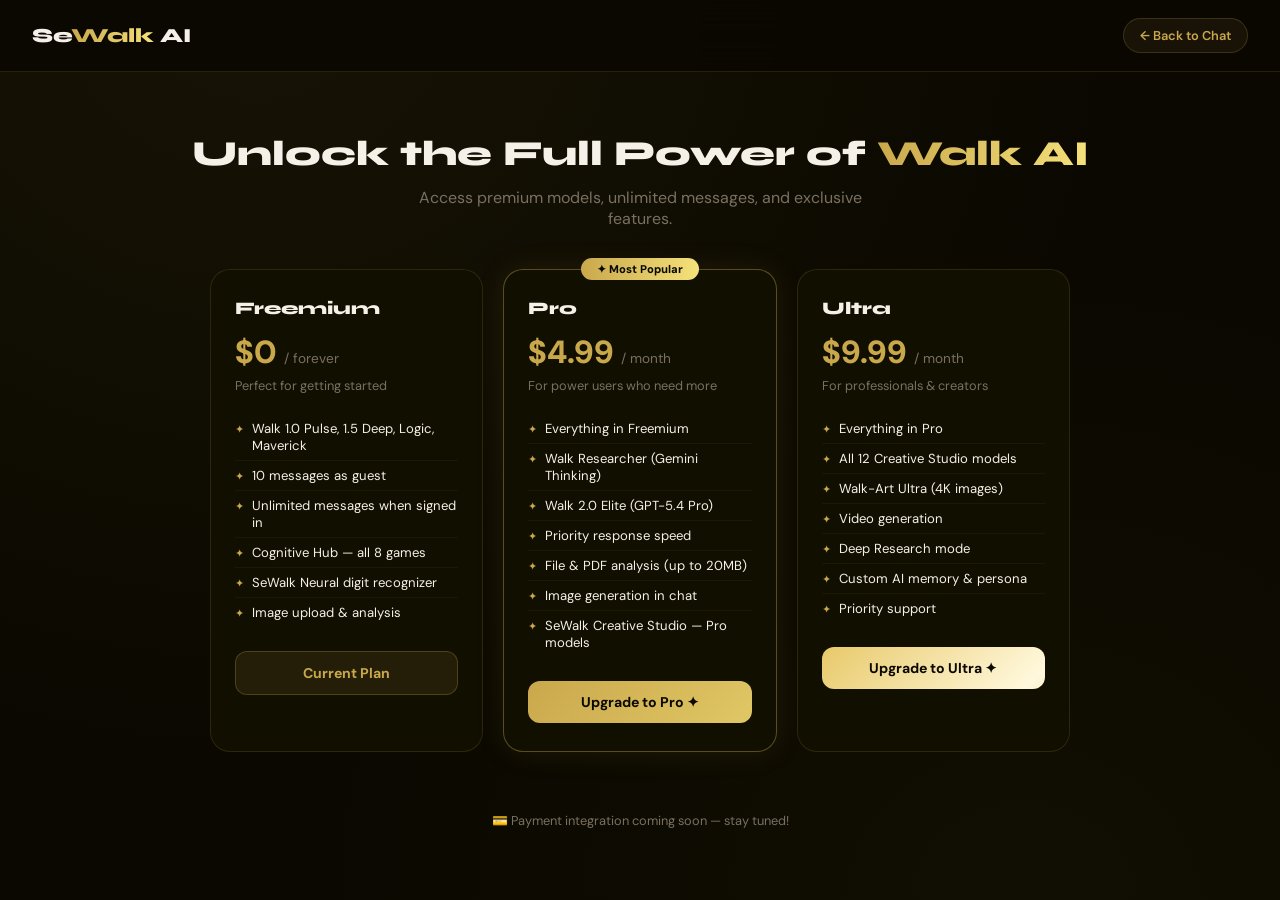
<file: public/upgrade.html>
<!DOCTYPE html>
<html lang="en">
<head>
<meta charset="UTF-8"/>
<meta name="viewport" content="width=device-width, initial-scale=1.0"/>
<title>Upgrade — SeWalk AI</title>
<link rel="preconnect" href="https://fonts.googleapis.com"/>
<link href="https://fonts.googleapis.com/css2?family=DM+Sans:wght@400;500;600&family=Syne:wght@700;800&display=swap" rel="stylesheet"/>
<style>
*,*::before,*::after{box-sizing:border-box;margin:0;padding:0;}
:root{--bg:#0a0800;--surface:#110f00;--border:rgba(201,168,76,0.15);--text:#f5f0e8;--muted:#7a7060;--accent:#c9a84c;}
body{font-family:'DM Sans',sans-serif;background:var(--bg);color:var(--text);min-height:100vh;
  background-image:radial-gradient(ellipse at 20% 0%,rgba(201,168,76,0.07) 0%,transparent 60%),
                   radial-gradient(ellipse at 80% 100%,rgba(201,168,76,0.04) 0%,transparent 50%);}
header{display:flex;align-items:center;justify-content:space-between;padding:18px 32px;
  border-bottom:1px solid var(--border);background:rgba(10,8,0,0.92);backdrop-filter:blur(20px);}
.logo{font-family:'Syne',sans-serif;font-weight:800;font-size:1.25rem;}
.logo span{background:linear-gradient(90deg,#c9a84c,#f5e17a,#c9a84c);background-size:200% auto;
  -webkit-background-clip:text;-webkit-text-fill-color:transparent;background-clip:text;
  animation:shimmer 4s linear infinite;}
@keyframes shimmer{to{background-position:200% center;}}
.back-btn{background:rgba(201,168,76,0.08);border:1px solid rgba(201,168,76,0.2);color:var(--accent);
  padding:8px 16px;border-radius:99px;font-size:0.8rem;font-weight:600;cursor:pointer;
  font-family:'DM Sans',sans-serif;text-decoration:none;transition:all 0.2s;}
.back-btn:hover{background:rgba(201,168,76,0.15);}
.hero{text-align:center;padding:60px 20px 40px;}
.hero h1{font-family:'Syne',sans-serif;font-size:2.2rem;font-weight:800;margin-bottom:12px;}
.hero h1 span{background:linear-gradient(90deg,#c9a84c,#f5e17a);-webkit-background-clip:text;
  -webkit-text-fill-color:transparent;background-clip:text;}
.hero p{color:var(--muted);font-size:1rem;max-width:480px;margin:0 auto;}
.plans{display:flex;gap:20px;justify-content:center;flex-wrap:wrap;padding:0 20px 60px;max-width:900px;margin:0 auto;}
.plan{background:var(--surface);border:1px solid var(--border);border-radius:20px;padding:28px 24px;
  flex:1;min-width:240px;max-width:280px;position:relative;transition:all 0.3s;}
.plan:hover{border-color:rgba(201,168,76,0.3);box-shadow:0 8px 40px rgba(0,0,0,0.4);}
.plan.popular{border-color:rgba(201,168,76,0.4);box-shadow:0 0 30px rgba(201,168,76,0.1);}
.popular-badge{position:absolute;top:-12px;left:50%;transform:translateX(-50%);
  background:linear-gradient(90deg,#c9a84c,#f5e17a);color:#0a0800;
  padding:4px 16px;border-radius:99px;font-size:0.7rem;font-weight:800;white-space:nowrap;}
.plan-name{font-family:'Syne',sans-serif;font-weight:800;font-size:1.1rem;margin-bottom:4px;}
.plan-price{font-size:2rem;font-weight:800;color:var(--accent);margin:12px 0 4px;}
.plan-price span{font-size:0.85rem;font-weight:400;color:var(--muted);}
.plan-desc{font-size:0.8rem;color:var(--muted);margin-bottom:20px;}
.plan-features{list-style:none;margin-bottom:24px;}
.plan-features li{font-size:0.82rem;color:var(--text);padding:6px 0;
  border-bottom:1px solid rgba(201,168,76,0.06);display:flex;gap:8px;align-items:flex-start;}
.plan-features li:last-child{border-bottom:none;}
.plan-features li::before{content:'✦';color:var(--accent);font-size:0.7rem;margin-top:2px;flex-shrink:0;}
.plan-btn{width:100%;padding:12px;border-radius:12px;font-weight:700;font-size:0.88rem;
  cursor:pointer;font-family:'DM Sans',sans-serif;transition:all 0.2s;border:none;}
.plan-btn.free{background:rgba(201,168,76,0.1);border:1px solid rgba(201,168,76,0.25);color:var(--accent);}
.plan-btn.pro{background:linear-gradient(135deg,#c9a84c,#f5e17a);color:#0a0800;
  animation:shimmer 3s linear infinite;background-size:200% auto;}
.plan-btn.ultra{background:linear-gradient(135deg,#e8c96a,#fff8dc,#c9a84c);color:#0a0800;
  background-size:200% auto;animation:shimmer 2s linear infinite;}
.plan-btn:hover{transform:scale(1.02);box-shadow:0 4px 20px rgba(201,168,76,0.3);}
.coming-soon{text-align:center;color:var(--muted);font-size:0.8rem;padding-bottom:40px;}
</style>
</head>
<body>
<header>
  <div class="logo">Se<span>Walk</span> AI</div>
  <a href="index.html" class="back-btn">← Back to Chat</a>
</header>
<div class="hero">
  <h1>Unlock the Full Power of <span>Walk AI</span></h1>
  <p>Access premium models, unlimited messages, and exclusive features.</p>
</div>
<div class="plans">
  <div class="plan">
    <div class="plan-name">Freemium</div>
    <div class="plan-price">$0 <span>/ forever</span></div>
    <div class="plan-desc">Perfect for getting started</div>
    <ul class="plan-features">
      <li>Walk 1.0 Pulse, 1.5 Deep, Logic, Maverick</li>
      <li>10 messages as guest</li>
      <li>Unlimited messages when signed in</li>
      <li>Cognitive Hub — all 8 games</li>
      <li>SeWalk Neural digit recognizer</li>
      <li>Image upload & analysis</li>
    </ul>
    <button class="plan-btn free" onclick="window.location.href='index.html'">Current Plan</button>
  </div>
  <div class="plan popular">
    <div class="popular-badge">✦ Most Popular</div>
    <div class="plan-name">Pro</div>
    <div class="plan-price">$4.99 <span>/ month</span></div>
    <div class="plan-desc">For power users who need more</div>
    <ul class="plan-features">
      <li>Everything in Freemium</li>
      <li>Walk Researcher (Gemini Thinking)</li>
      <li>Walk 2.0 Elite (GPT-5.4 Pro)</li>
      <li>Priority response speed</li>
      <li>File & PDF analysis (up to 20MB)</li>
      <li>Image generation in chat</li>
      <li>SeWalk Creative Studio — Pro models</li>
    </ul>
    <button class="plan-btn pro">Upgrade to Pro ✦</button>
  </div>
  <div class="plan">
    <div class="plan-name">Ultra</div>
    <div class="plan-price">$9.99 <span>/ month</span></div>
    <div class="plan-desc">For professionals & creators</div>
    <ul class="plan-features">
      <li>Everything in Pro</li>
      <li>All 12 Creative Studio models</li>
      <li>Walk-Art Ultra (4K images)</li>
      <li>Video generation</li>
      <li>Deep Research mode</li>
      <li>Custom AI memory & persona</li>
      <li>Priority support</li>
    </ul>
    <button class="plan-btn ultra">Upgrade to Ultra ✦</button>
  </div>
</div>
<div class="coming-soon">💳 Payment integration coming soon — stay tuned!</div>
</body>
</html>
</file>
